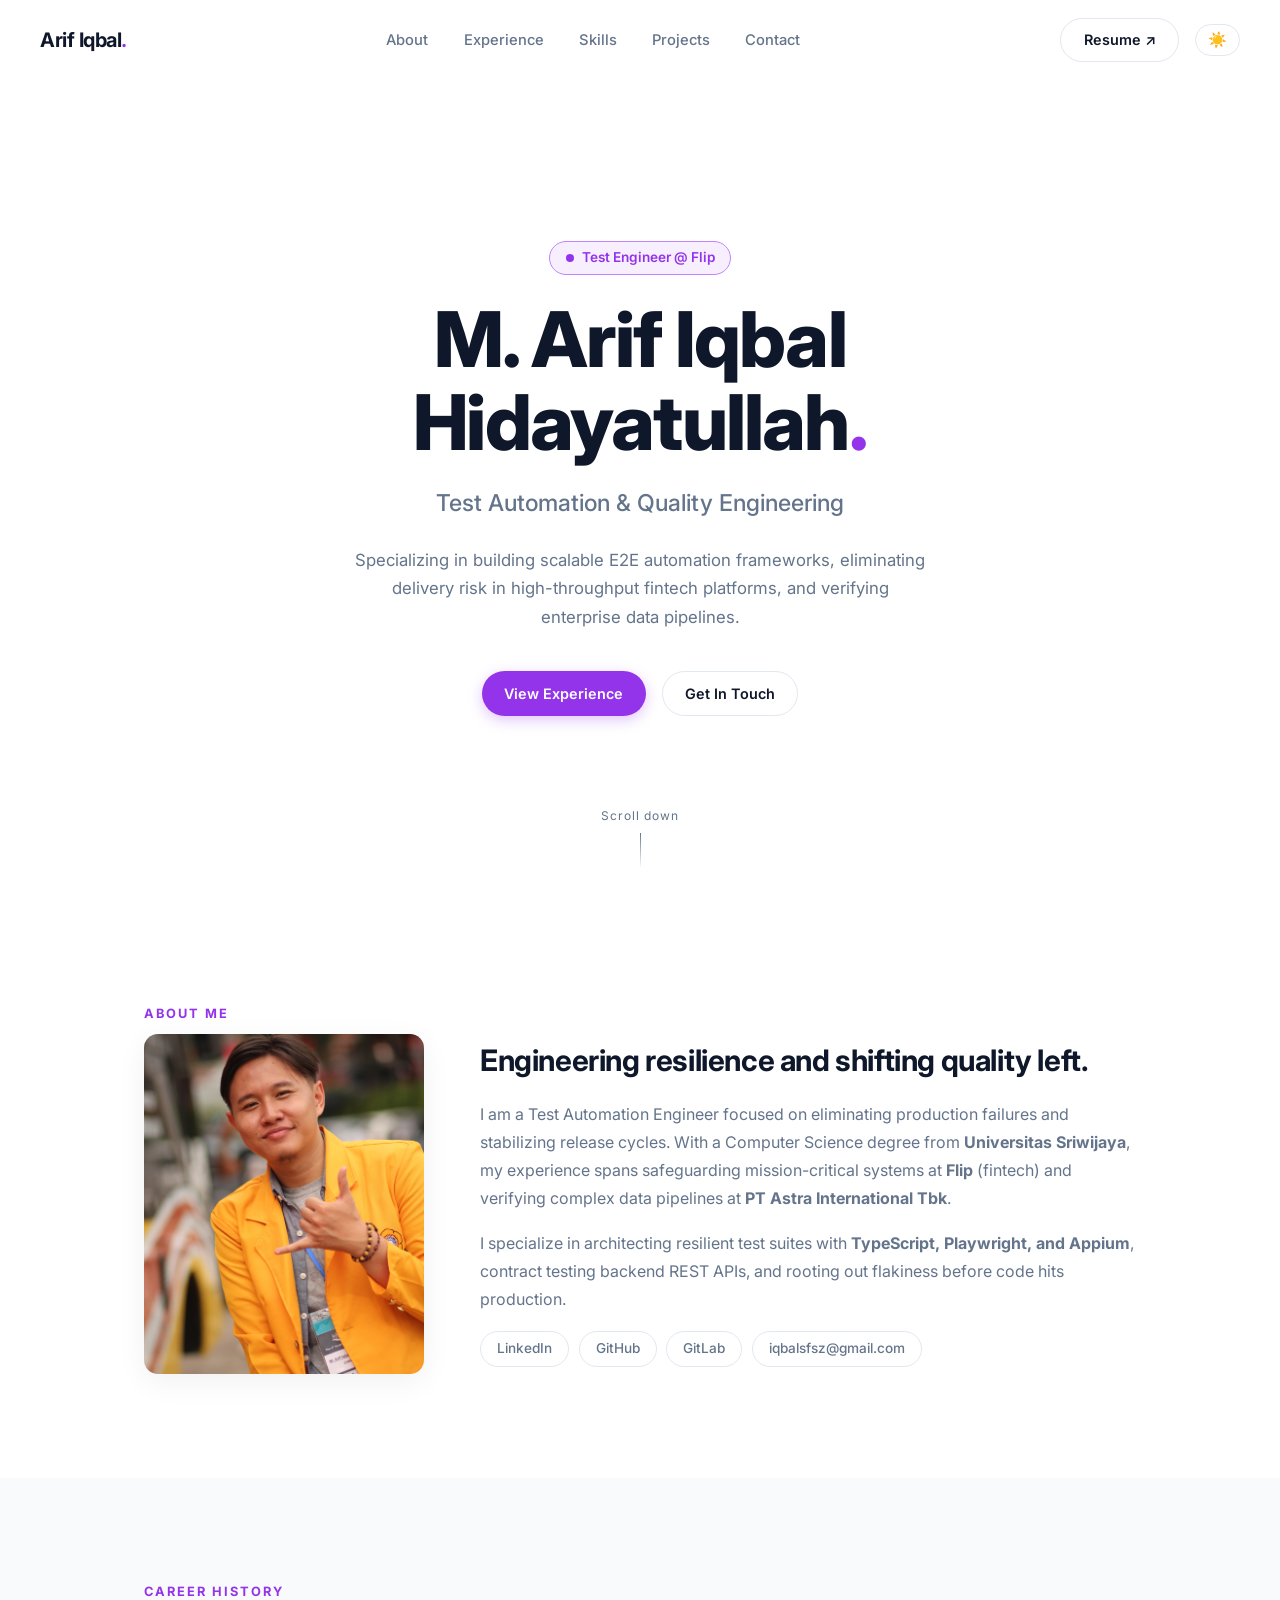
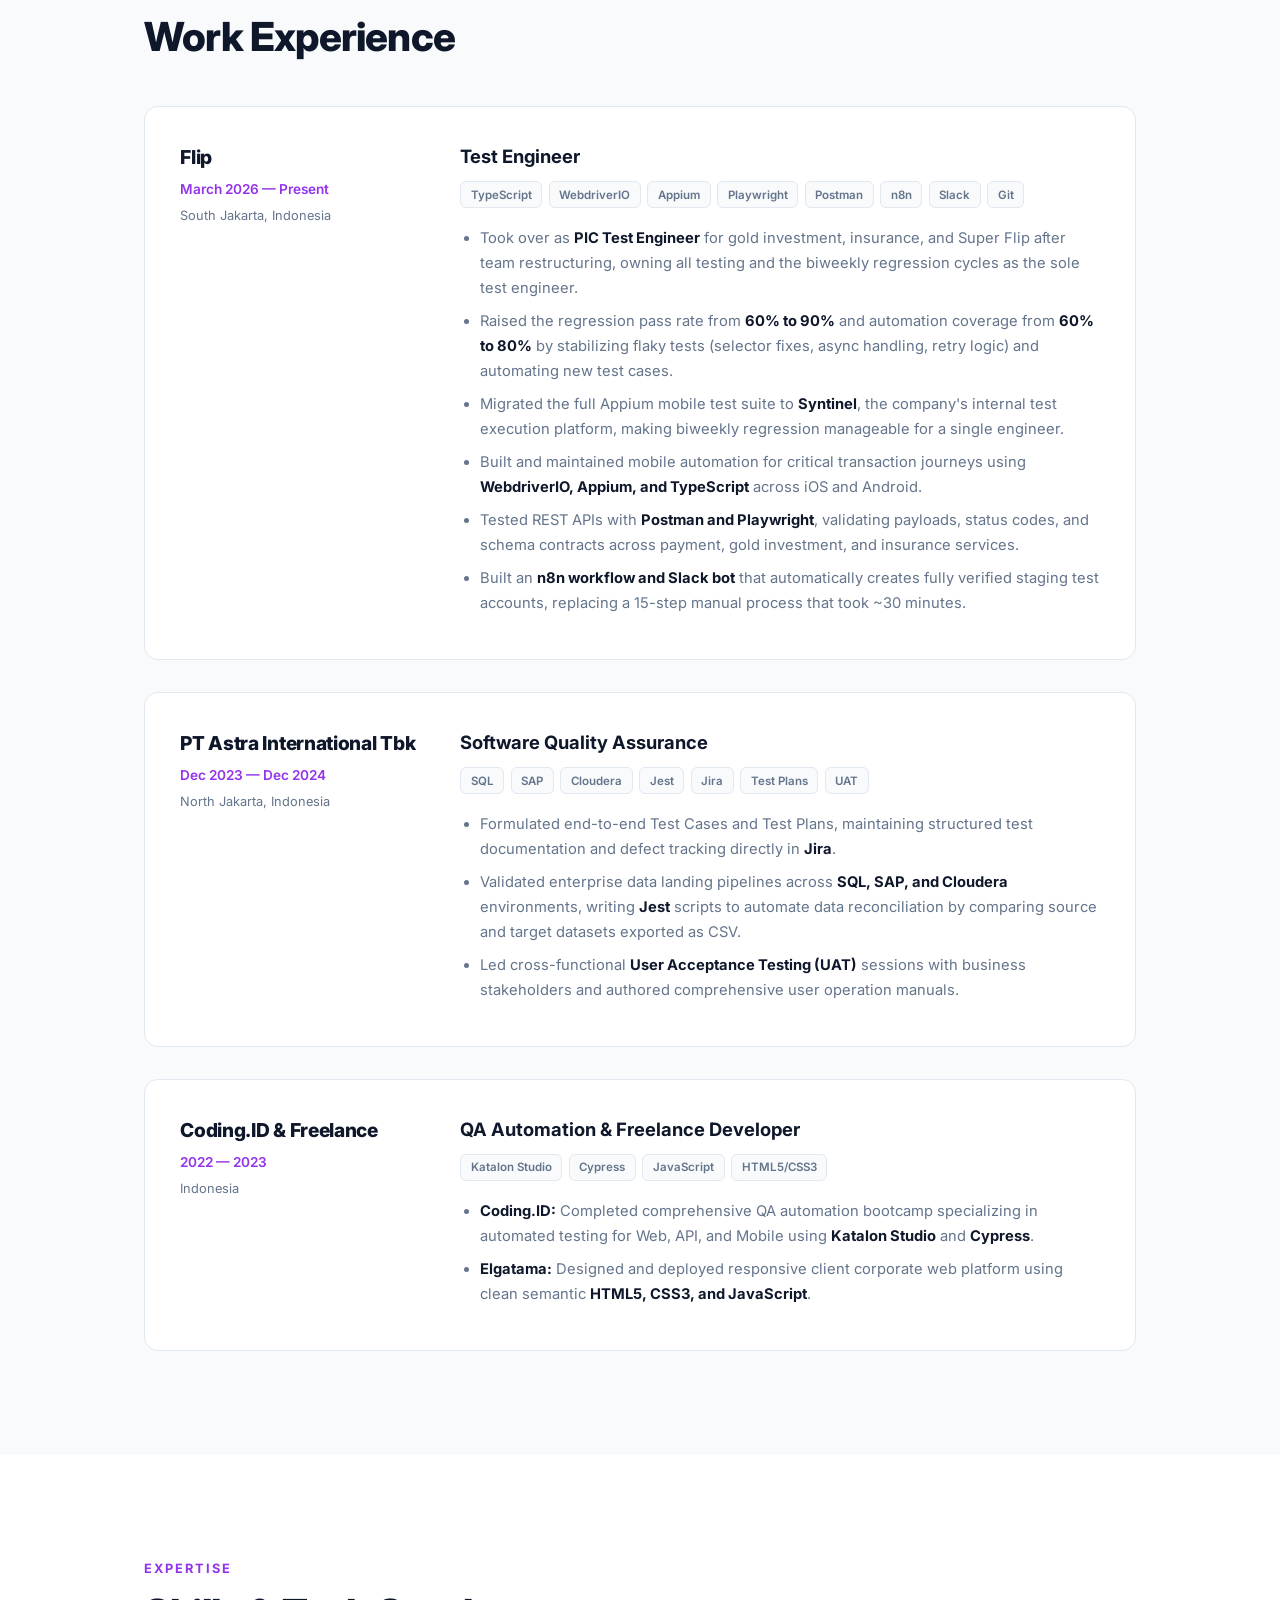
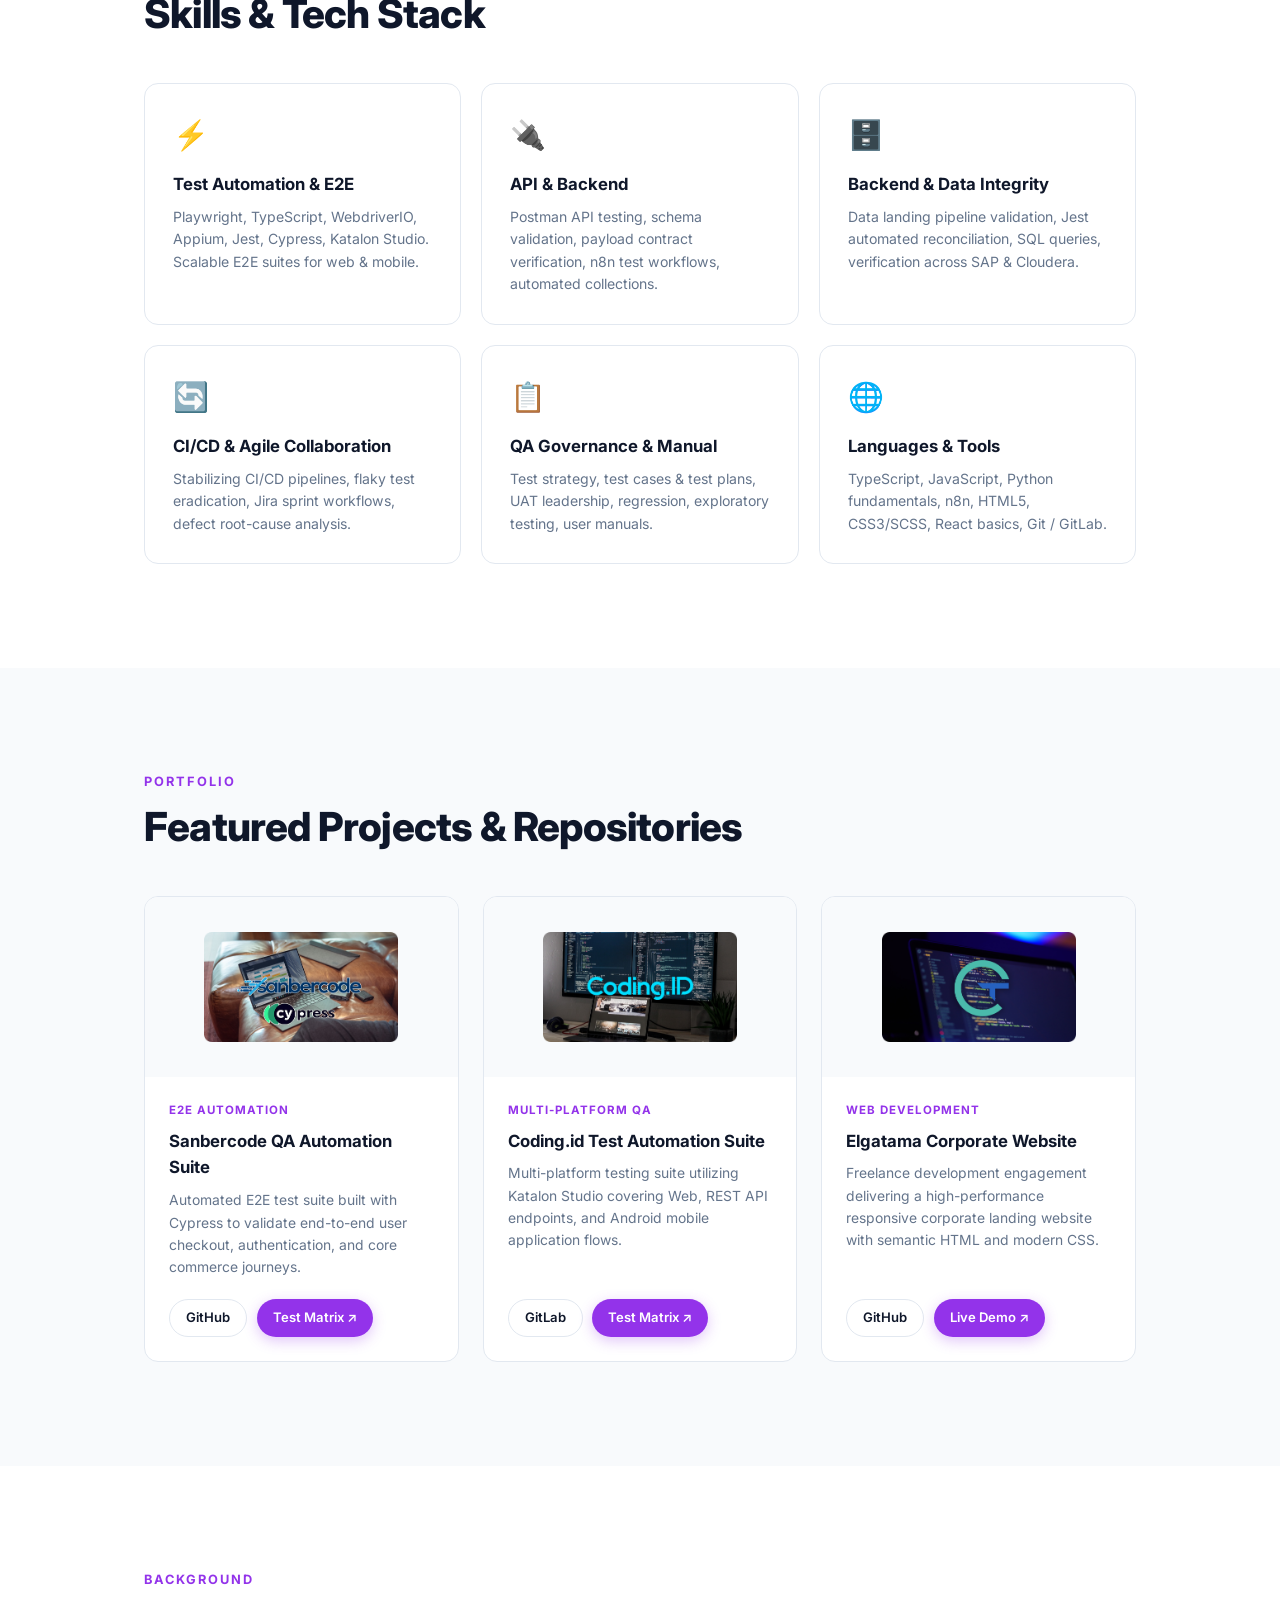
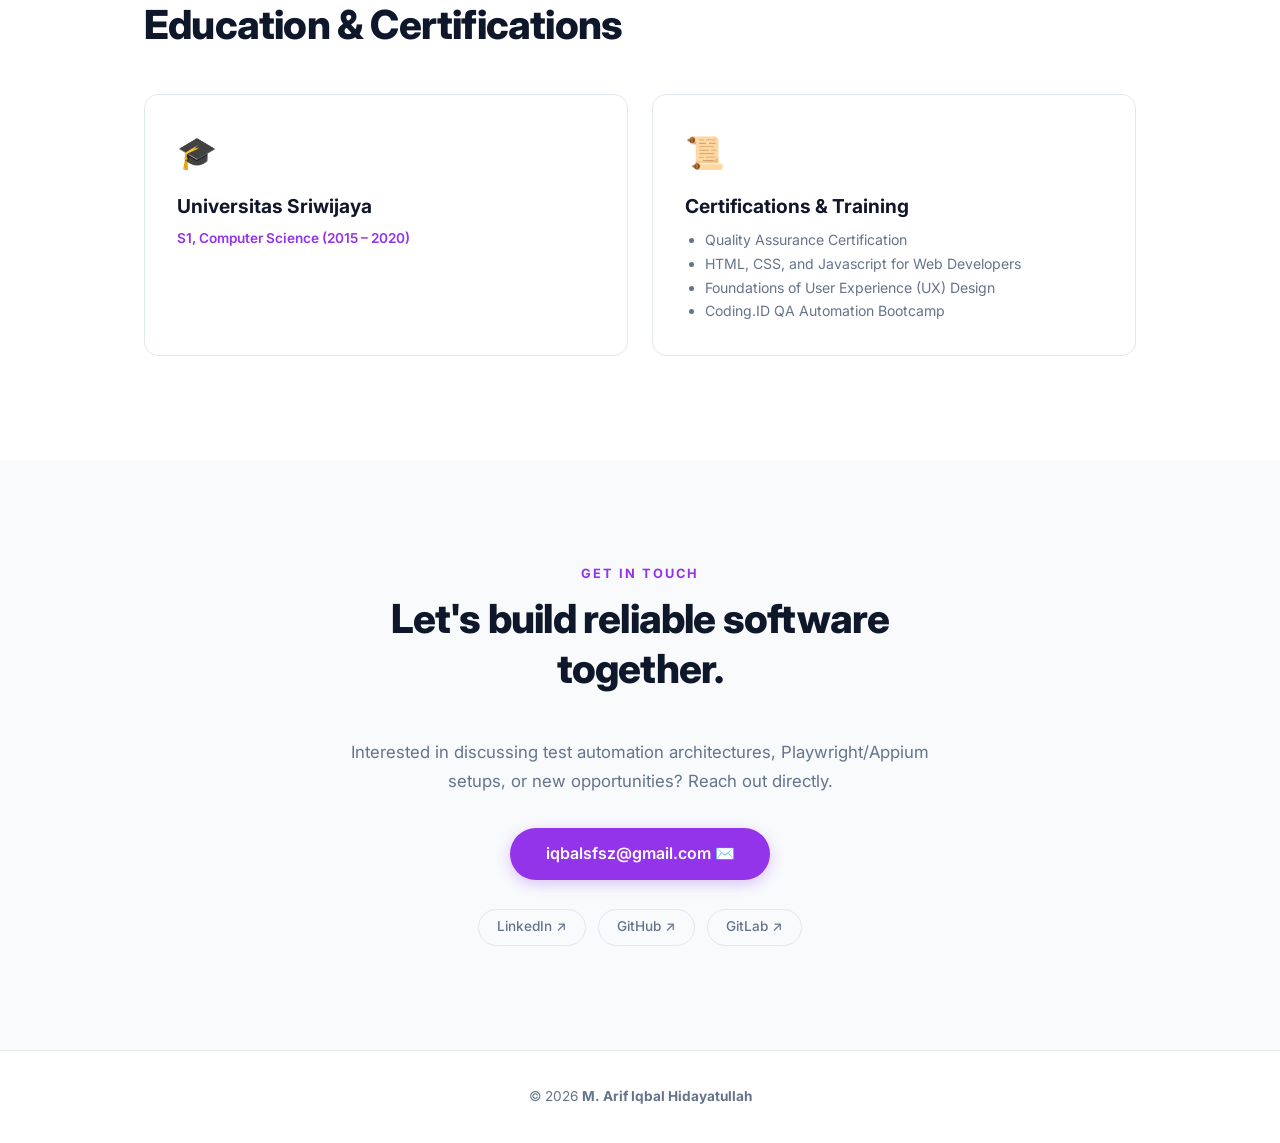
<file: index.html>
<!DOCTYPE html>
<html lang="en" data-theme="light">
<head>
  <meta charset="UTF-8" />
  <meta name="viewport" content="width=device-width, initial-scale=1.0" />
  <title>M. Arif Iqbal Hidayatullah — Test Engineer & QA Automation</title>
  <link rel="preconnect" href="https://fonts.googleapis.com" />
  <link rel="preconnect" href="https://fonts.gstatic.com" crossorigin />
  <link href="https://fonts.googleapis.com/css2?family=Inter:wght@300;400;500;600;700;800&display=swap" rel="stylesheet" />
  <link rel="stylesheet" href="css/style.css" />
  <!-- Favicon -->
  <link rel="icon" type="image/svg+xml" href="favicon.svg" />
  <link rel="icon" type="image/png" sizes="32x32" href="favicon-32x32.png" />
  <link rel="icon" type="image/png" sizes="16x16" href="favicon-16x16.png" />
  <link rel="apple-touch-icon" sizes="180x180" href="apple-touch-icon.png" />
  <link rel="shortcut icon" href="favicon.ico" />
</head>
<body>

  <!-- ─── NAVBAR ─────────────────────────────────────────────────── -->
  <nav class="navbar" id="navbar">
    <a class="logo" href="#hero">Arif Iqbal<span>.</span></a>
    <ul class="nav-links">
      <li><a href="#about">About</a></li>
      <li><a href="#experience">Experience</a></li>
      <li><a href="#skills">Skills</a></li>
      <li><a href="#projects">Projects</a></li>
      <li><a href="#contact">Contact</a></li>
    </ul>
    <div class="nav-right">
      <a class="btn btn-outline" href="resume/CV_MArifIqbalHidayatullah.pdf" target="_blank">Resume ↗</a>
      <button class="theme-toggle" id="themeToggle" aria-label="Toggle theme">
        <span class="icon-sun">☀️</span>
        <span class="icon-moon">🌙</span>
      </button>
      <button class="hamburger" id="hamburger" aria-label="Open menu">
        <span></span><span></span><span></span>
      </button>
    </div>
  </nav>

  <!-- Mobile Menu -->
  <div class="mobile-menu" id="mobileMenu">
    <ul>
      <li><a href="#about" class="mobile-link">About</a></li>
      <li><a href="#experience" class="mobile-link">Experience</a></li>
      <li><a href="#skills" class="mobile-link">Skills</a></li>
      <li><a href="#projects" class="mobile-link">Projects</a></li>
      <li><a href="#contact" class="mobile-link">Contact</a></li>
      <li><a href="resume/CV_MArifIqbalHidayatullah.pdf" target="_blank" class="mobile-link">Resume ↗</a></li>
    </ul>
  </div>

  <!-- ─── HERO ──────────────────────────────────────────────────── -->
  <section class="hero" id="hero">
    <div class="hero-content reveal">
      <div class="hero-status-pill">
        <span class="pulse-dot"></span> Test Engineer @ Flip
      </div>
      <h1 class="hero-name">M. Arif Iqbal<br class="hero-break">Hidayatullah<span class="dot">.</span></h1>
      <h2 class="hero-role">Test Automation &amp; Quality Engineering</h2>
      <p class="hero-desc">
        Specializing in building scalable E2E automation frameworks, eliminating delivery risk in high-throughput fintech platforms, and verifying enterprise data pipelines.
      </p>
      <div class="hero-cta">
        <a class="btn btn-primary" href="#experience">View Experience</a>
        <a class="btn btn-outline" href="#contact">Get In Touch</a>
      </div>
    </div>
    <div class="hero-scroll-hint">
      <span>Scroll down</span>
      <div class="scroll-line"></div>
    </div>
  </section>

  <!-- ─── ABOUT ─────────────────────────────────────────────────── -->
  <section class="section" id="about">
    <div class="container">
      <p class="section-label reveal">About Me</p>
      <div class="about-grid">
        <div class="about-photo reveal">
          <img src="images/arifiqbal.JPG" alt="M. Arif Iqbal Hidayatullah" />
        </div>
        <div class="about-text reveal">
          <h2>Engineering resilience and shifting quality left.</h2>
          <p>
            I am a Test Automation Engineer focused on eliminating production failures and stabilizing release cycles. With a Computer Science degree from <strong>Universitas Sriwijaya</strong>, my experience spans safeguarding mission-critical systems at <strong>Flip</strong> (fintech) and verifying complex data pipelines at <strong>PT Astra International Tbk</strong>.
          </p>
          <p>
            I specialize in architecting resilient test suites with <strong>TypeScript, Playwright, and Appium</strong>, contract testing backend REST APIs, and rooting out flakiness before code hits production.
          </p>
          <div class="about-links">
            <a href="https://www.linkedin.com/in/iqbaalmuhmd" target="_blank" class="link-pill">LinkedIn</a>
            <a href="https://github.com/iqbalsz" target="_blank" class="link-pill">GitHub</a>
            <a href="https://gitlab.com/iqbalsfsz" target="_blank" class="link-pill">GitLab</a>
            <a href="mailto:iqbalsfsz@gmail.com" class="link-pill">iqbalsfsz@gmail.com</a>
          </div>
        </div>
      </div>
    </div>
  </section>

  <!-- ─── EXPERIENCE ────────────────────────────────────────────── -->
  <section class="section section-alt" id="experience">
    <div class="container">
      <p class="section-label reveal">Career History</p>
      <h2 class="section-title reveal">Work Experience</h2>

      <div class="timeline">
        <!-- Item 1: Flip -->
        <div class="timeline-item reveal">
          <div class="timeline-meta">
            <span class="timeline-company">Flip</span>
            <span class="timeline-period">March 2026 — Present</span>
            <span class="timeline-location">South Jakarta, Indonesia</span>
          </div>
          <div class="timeline-content">
            <h3 class="timeline-role">Test Engineer</h3>
            <p class="timeline-tags">
              <span>TypeScript</span>
              <span>WebdriverIO</span>
              <span>Appium</span>
              <span>Playwright</span>
              <span>Postman</span>
              <span>n8n</span>
              <span>Slack</span>
              <span>Git</span>
            </p>
            <ul class="timeline-bullets">
              <li>Took over as <strong>PIC Test Engineer</strong> for gold investment, insurance, and Super Flip after team restructuring, owning all testing and the biweekly regression cycles as the sole test engineer.</li>
              <li>Raised the regression pass rate from <strong>60% to 90%</strong> and automation coverage from <strong>60% to 80%</strong> by stabilizing flaky tests (selector fixes, async handling, retry logic) and automating new test cases.</li>
              <li>Migrated the full Appium mobile test suite to <strong>Syntinel</strong>, the company's internal test execution platform, making biweekly regression manageable for a single engineer.</li>
              <li>Built and maintained mobile automation for critical transaction journeys using <strong>WebdriverIO, Appium, and TypeScript</strong> across iOS and Android.</li>
              <li>Tested REST APIs with <strong>Postman and Playwright</strong>, validating payloads, status codes, and schema contracts across payment, gold investment, and insurance services.</li>
              <li>Built an <strong>n8n workflow and Slack bot</strong> that automatically creates fully verified staging test accounts, replacing a 15-step manual process that took ~30 minutes.</li>
            </ul>
          </div>
        </div>

        <!-- Item 2: Astra -->
        <div class="timeline-item reveal">
          <div class="timeline-meta">
            <span class="timeline-company">PT Astra International Tbk</span>
            <span class="timeline-period">Dec 2023 — Dec 2024</span>
            <span class="timeline-location">North Jakarta, Indonesia</span>
          </div>
          <div class="timeline-content">
            <h3 class="timeline-role">Software Quality Assurance</h3>
            <p class="timeline-tags">
              <span>SQL</span>
              <span>SAP</span>
              <span>Cloudera</span>
              <span>Jest</span>
              <span>Jira</span>
              <span>Test Plans</span>
              <span>UAT</span>
            </p>
            <ul class="timeline-bullets">
              <li>Formulated end-to-end Test Cases and Test Plans, maintaining structured test documentation and defect tracking directly in <strong>Jira</strong>.</li>
              <li>Validated enterprise data landing pipelines across <strong>SQL, SAP, and Cloudera</strong> environments, writing <strong>Jest</strong> scripts to automate data reconciliation by comparing source and target datasets exported as CSV.</li>
              <li>Led cross-functional <strong>User Acceptance Testing (UAT)</strong> sessions with business stakeholders and authored comprehensive user operation manuals.</li>
            </ul>
          </div>
        </div>

        <!-- Item 3: Elgatama & Coding.ID -->
        <div class="timeline-item reveal">
          <div class="timeline-meta">
            <span class="timeline-company">Coding.ID &amp; Freelance</span>
            <span class="timeline-period">2022 — 2023</span>
            <span class="timeline-location">Indonesia</span>
          </div>
          <div class="timeline-content">
            <h3 class="timeline-role">QA Automation &amp; Freelance Developer</h3>
            <p class="timeline-tags">
              <span>Katalon Studio</span>
              <span>Cypress</span>
              <span>JavaScript</span>
              <span>HTML5/CSS3</span>
            </p>
            <ul class="timeline-bullets">
              <li><strong>Coding.ID:</strong> Completed comprehensive QA automation bootcamp specializing in automated testing for Web, API, and Mobile using <strong>Katalon Studio</strong> and <strong>Cypress</strong>.</li>
              <li><strong>Elgatama:</strong> Designed and deployed responsive client corporate web platform using clean semantic <strong>HTML5, CSS3, and JavaScript</strong>.</li>
            </ul>
          </div>
        </div>
      </div>

    </div>
  </section>

  <!-- ─── SKILLS ────────────────────────────────────────────────── -->
  <section class="section" id="skills">
    <div class="container">
      <p class="section-label reveal">Expertise</p>
      <h2 class="section-title reveal">Skills &amp; Tech Stack</h2>
      <div class="skills-grid reveal">

        <div class="skill-card">
          <div class="skill-icon">⚡</div>
          <h3>Test Automation &amp; E2E</h3>
          <p>Playwright, TypeScript, WebdriverIO, Appium, Jest, Cypress, Katalon Studio. Scalable E2E suites for web &amp; mobile.</p>
        </div>

        <div class="skill-card">
          <div class="skill-icon">🔌</div>
          <h3>API &amp; Backend</h3>
          <p>Postman API testing, schema validation, payload contract verification, n8n test workflows, automated collections.</p>
        </div>

        <div class="skill-card">
          <div class="skill-icon">🗄️</div>
          <h3>Backend &amp; Data Integrity</h3>
          <p>Data landing pipeline validation, Jest automated reconciliation, SQL queries, verification across SAP &amp; Cloudera.</p>
        </div>

        <div class="skill-card">
          <div class="skill-icon">🔄</div>
          <h3>CI/CD &amp; Agile Collaboration</h3>
          <p>Stabilizing CI/CD pipelines, flaky test eradication, Jira sprint workflows, defect root-cause analysis.</p>
        </div>

        <div class="skill-card">
          <div class="skill-icon">📋</div>
          <h3>QA Governance &amp; Manual</h3>
          <p>Test strategy, test cases &amp; test plans, UAT leadership, regression, exploratory testing, user manuals.</p>
        </div>

        <div class="skill-card">
          <div class="skill-icon">🌐</div>
          <h3>Languages &amp; Tools</h3>
          <p>TypeScript, JavaScript, Python fundamentals, n8n, HTML5, CSS3/SCSS, React basics, Git / GitLab.</p>
        </div>

      </div>
    </div>
  </section>

  <!-- ─── PROJECTS ──────────────────────────────────────────────── -->
  <section class="section section-alt" id="projects">
    <div class="container">
      <p class="section-label reveal">Portfolio</p>
      <h2 class="section-title reveal">Featured Projects &amp; Repositories</h2>
      <div class="projects-grid">

        <!-- Project 1 -->
        <div class="project-card reveal">
          <div class="project-img-wrap">
            <img src="images/SanberCode.png" alt="Sanbercode QA Automation" class="project-img" />
          </div>
          <div class="project-info">
            <span class="project-tag">E2E Automation</span>
            <h3>Sanbercode QA Automation Suite</h3>
            <p>Automated E2E test suite built with Cypress to validate end-to-end user checkout, authentication, and core commerce journeys.</p>
            <div class="project-links">
              <a href="https://github.com/iqbalsz/SanbercodeQA-Kelompok2" target="_blank" class="btn btn-sm btn-outline">GitHub</a>
              <a href="https://docs.google.com/spreadsheets/d/1Zxp_s0xkboxVNwVgEAPOHJn9BYq60E4J3Qf45Dl9nuA/edit#gid=0" target="_blank" class="btn btn-sm btn-primary">Test Matrix ↗</a>
            </div>
          </div>
        </div>

        <!-- Project 2 -->
        <div class="project-card reveal">
          <div class="project-img-wrap">
            <img src="images/project3.png" alt="Coding.id Automation Suite" class="project-img" />
          </div>
          <div class="project-info">
            <span class="project-tag">Multi-Platform QA</span>
            <h3>Coding.id Test Automation Suite</h3>
            <p>Multi-platform testing suite utilizing Katalon Studio covering Web, REST API endpoints, and Android mobile application flows.</p>
            <div class="project-links">
              <a href="https://gitlab.com/iqbalsfsz/team4qa" target="_blank" class="btn btn-sm btn-outline">GitLab</a>
              <a href="https://docs.google.com/spreadsheets/d/12G87X_GN-QVxhkHAI_CF2faiPX8tTCuk14ur5cNZslk/edit?usp=sharing" target="_blank" class="btn btn-sm btn-primary">Test Matrix ↗</a>
            </div>
          </div>
        </div>

        <!-- Project 3 -->
        <div class="project-card reveal">
          <div class="project-img-wrap">
            <img src="images/elgatamaLogo.png" alt="Elgatama Web Project" class="project-img" />
          </div>
          <div class="project-info">
            <span class="project-tag">Web Development</span>
            <h3>Elgatama Corporate Website</h3>
            <p>Freelance development engagement delivering a high-performance responsive corporate landing website with semantic HTML and modern CSS.</p>
            <div class="project-links">
              <a href="https://github.com/iqbalsz/Elga-project" target="_blank" class="btn btn-sm btn-outline">GitHub</a>
              <a href="https://iqbalsz.github.io/Elga-project/index.html" target="_blank" class="btn btn-sm btn-primary">Live Demo ↗</a>
            </div>
          </div>
        </div>

      </div>
    </div>
  </section>

  <!-- ─── EDUCATION & CERTIFICATIONS ────────────────────────────── -->
  <section class="section" id="education">
    <div class="container reveal">
      <p class="section-label">Background</p>
      <h2 class="section-title">Education &amp; Certifications</h2>
      <div class="edu-grid">
        <div class="edu-card">
          <div class="edu-icon">🎓</div>
          <h3>Universitas Sriwijaya</h3>
          <p class="edu-degree">S1, Computer Science (2015 – 2020)</p>
        </div>
        <div class="edu-card">
          <div class="edu-icon">📜</div>
          <h3>Certifications &amp; Training</h3>
          <ul class="cert-list">
            <li>Quality Assurance Certification</li>
            <li>HTML, CSS, and Javascript for Web Developers</li>
            <li>Foundations of User Experience (UX) Design</li>
            <li>Coding.ID QA Automation Bootcamp</li>
          </ul>
        </div>
      </div>
    </div>
  </section>

  <!-- ─── CONTACT ───────────────────────────────────────────────── -->
  <section class="section section-alt" id="contact">
    <div class="container contact-container reveal">
      <p class="section-label">Get In Touch</p>
      <h2 class="section-title">Let's build reliable software together.</h2>
      <p class="contact-desc">
        Interested in discussing test automation architectures, Playwright/Appium setups, or new opportunities? Reach out directly.
      </p>
      <div class="contact-actions">
        <a href="mailto:iqbalsfsz@gmail.com" class="btn btn-primary btn-lg">iqbalsfsz@gmail.com ✉️</a>
      </div>
      <div class="social-links">
        <a href="https://www.linkedin.com/in/iqbaalmuhmd" target="_blank" class="social-pill">LinkedIn ↗</a>
        <a href="https://github.com/iqbalsz" target="_blank" class="social-pill">GitHub ↗</a>
        <a href="https://gitlab.com/iqbalsfsz" target="_blank" class="social-pill">GitLab ↗</a>
      </div>
    </div>
  </section>

  <!-- ─── FOOTER ────────────────────────────────────────────────── -->
  <footer class="footer">
    <p>© 2026 <strong>M. Arif Iqbal Hidayatullah</strong></p>
  </footer>

  <script src="js/main.js"></script>
</body>
</html>
</file>
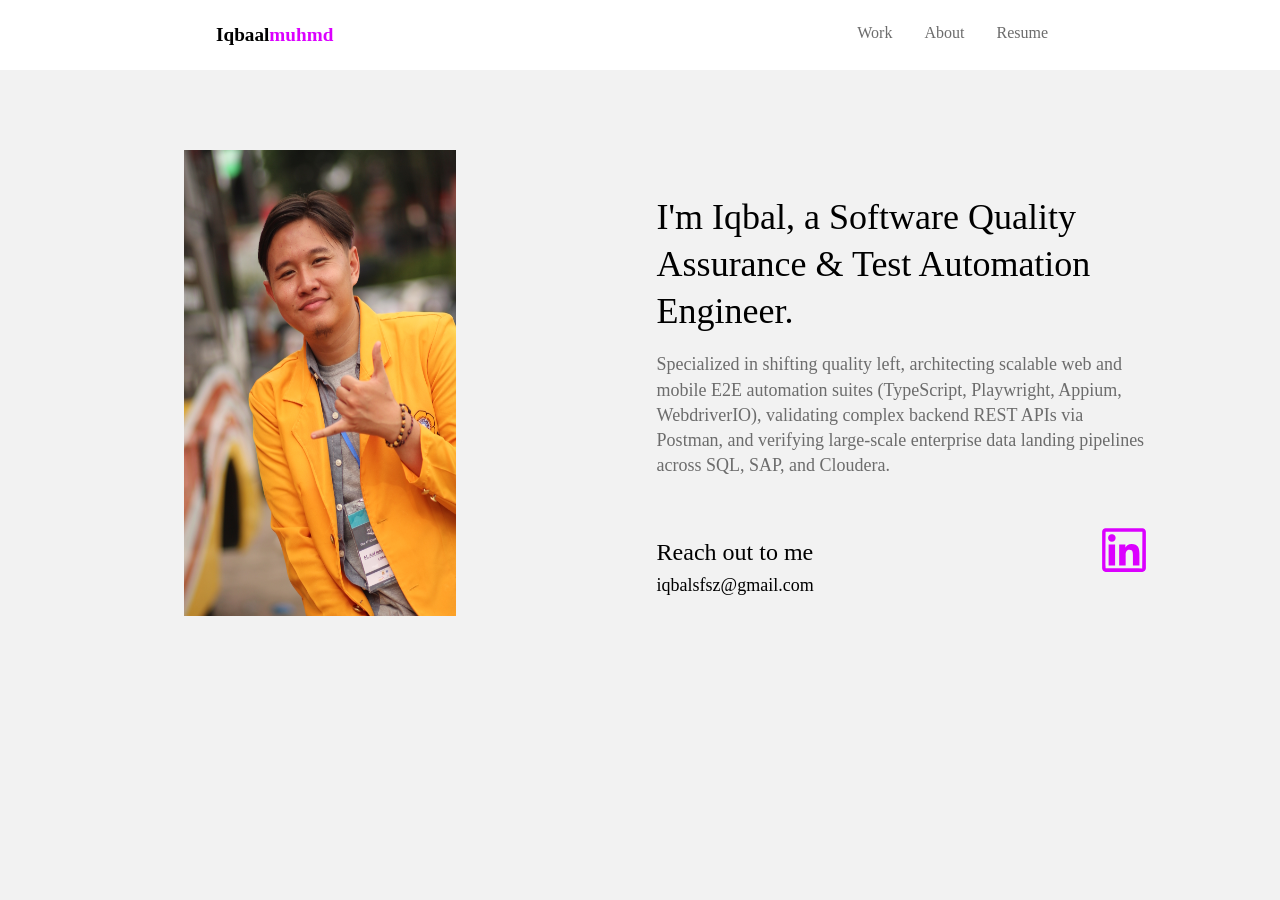
<file: about.html>
<!DOCTYPE html>
<html lang="en">
<head>
    <meta charset="UTF-8">
    <meta http-equiv="X-UA-Compatible" content="IE=edge">
    <meta name="viewport" content="width=device-width, initial-scale=1.0">
    <title>Work</title>
    <link rel="stylesheet" href="css/main.css">
    <!-- Favicon -->
    <link rel="icon" type="image/svg+xml" href="favicon.svg">
    <link rel="icon" type="image/png" sizes="32x32" href="favicon-32x32.png">
    <link rel="icon" type="image/png" sizes="16x16" href="favicon-16x16.png">
    <link rel="apple-touch-icon" sizes="180x180" href="apple-touch-icon.png">
    <link rel="shortcut icon" href="favicon.ico">
</head>
<body>
    <div class="navbar">
        <header>
            <a class="logo" href="index.html">Iqbaal<span>muhmd</span></a>
            <nav>
                <ul>
                    <li><a href="index.html">Work</a></li>
                    <li><a href="about.html">About</a></li>
                    <li><a href="resume/CV_MArifIqbalHidayatullah.pdf" target="_blank">Resume</a></li>
                </ul>
            </nav>
        </header>
    </div>

    <div class="hero">
        <div class="content-ab">
            <div class="left-col-ab">
                <img src="./images/arifiqbal.JPG" style="width:50%;height:100%;" alt="Arif Iqbal">
            </div>
            <div class="right-col-ab">
                <p class="title">
                    I'm Iqbal, a Software Quality Assurance &amp; Test Automation Engineer.
                </p>
                <p class="desc">
                    Specialized in shifting quality left, architecting scalable web and mobile E2E automation suites (TypeScript, Playwright, Appium, WebdriverIO), validating complex backend REST APIs via Postman, and verifying large-scale enterprise data landing pipelines across SQL, SAP, and Cloudera.
                    <br><br> 
                </p>
                <div class="contact-me">
                    <div class="text">
                        <p>Reach out to me</p>
                        <p class="desc">iqbalsfsz@gmail.com</p>
                        <!-- <a href="https://github.com/iqbalsz">Github</a>
                        <a href="https://gitlab.com/iqbalsfsz">Gitlab</a> -->
                    </div>
                    <ul>
                        <!-- <li><a href="instagram.com/iqbaalmuhmd" target="_blank"><img src="/images/instagram.svg" alt=""></a></li> -->
                        <li><a href="https://www.linkedin.com/in/iqbaalmuhmd/" target="_blank"><img src="/images/linkedin.svg" alt=""></a></li>
                    </ul>
                    
                    
                </div>
            </div>
        </div>
    </div>

    
    
</body>
</html>
</file>
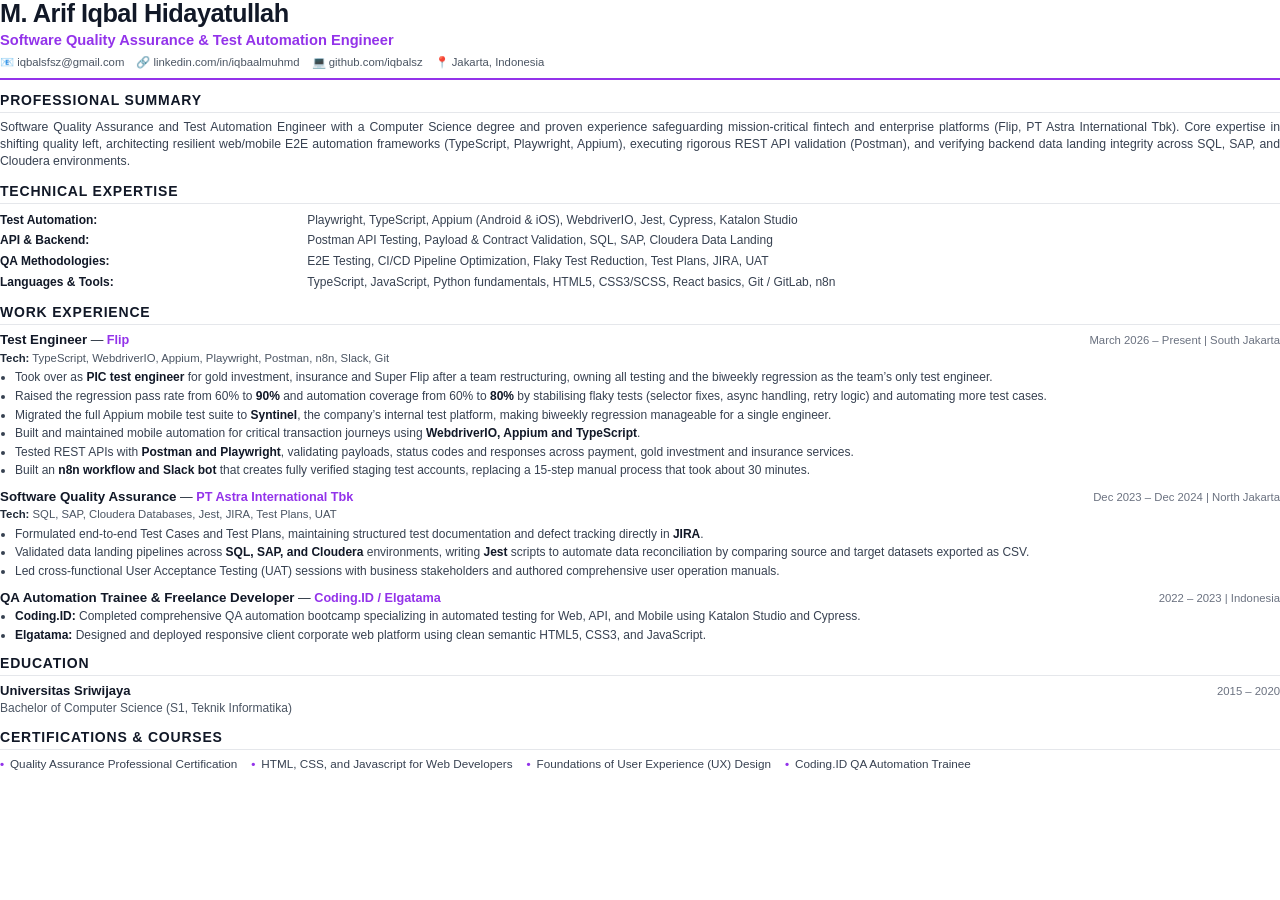
<file: resume/resume_template.html>
<!DOCTYPE html>
<html lang="en">
<head>
  <meta charset="UTF-8" />
  <title>M. Arif Iqbal Hidayatullah - Resume</title>
  <style>
    @page {
      size: A4;
      margin: 12mm 15mm 12mm 15mm;
    }
    *, *::before, *::after {
      box-sizing: border-box;
      margin: 0;
      padding: 0;
    }
    body {
      font-family: -apple-system, BlinkMacSystemFont, "Segoe UI", Roboto, Helvetica, Arial, sans-serif;
      color: #1f2937;
      background: #ffffff;
      line-height: 1.38;
      font-size: 9.5pt;
    }
    a {
      color: #1f2937;
      text-decoration: none;
    }
    .header {
      border-bottom: 2px solid #9333ea;
      padding-bottom: 7px;
      margin-bottom: 11px;
    }
    .name {
      font-size: 19pt;
      font-weight: 800;
      color: #111827;
      letter-spacing: -0.5px;
      line-height: 1.1;
    }
    .role {
      font-size: 11pt;
      font-weight: 600;
      color: #9333ea;
      margin-top: 2px;
      margin-bottom: 5px;
    }
    .contact-row {
      display: flex;
      flex-wrap: wrap;
      gap: 12px;
      font-size: 8.5pt;
      color: #4b5563;
    }
    .contact-item {
      display: inline-flex;
      align-items: center;
      gap: 3px;
    }
    .section {
      margin-bottom: 11px;
    }
    .section-title {
      font-size: 10.5pt;
      font-weight: 700;
      text-transform: uppercase;
      letter-spacing: 0.8px;
      color: #111827;
      border-bottom: 1px solid #e5e7eb;
      padding-bottom: 2px;
      margin-bottom: 6px;
      display: flex;
      justify-content: space-between;
      align-items: baseline;
    }
    .summary-text {
      color: #374151;
      font-size: 9.2pt;
      line-height: 1.4;
      text-align: justify;
    }
    .job {
      margin-bottom: 9px;
    }
    .job:last-child {
      margin-bottom: 0;
    }
    .job-header {
      display: flex;
      justify-content: space-between;
      align-items: baseline;
      margin-bottom: 1px;
    }
    .job-title {
      font-size: 10pt;
      font-weight: 700;
      color: #111827;
    }
    .job-company {
      font-weight: 600;
      color: #9333ea;
    }
    .job-meta {
      font-size: 8.5pt;
      color: #6b7280;
      font-weight: 500;
      text-align: right;
    }
    .tech-stack {
      font-size: 8.5pt;
      color: #4b5563;
      margin-bottom: 3px;
      font-weight: 500;
    }
    .tech-stack strong {
      color: #1f2937;
    }
    .bullets {
      list-style-type: disc;
      padding-left: 15px;
      color: #374151;
      font-size: 9pt;
      line-height: 1.38;
    }
    .bullets li {
      margin-bottom: 2px;
    }
    .bullets strong {
      color: #111827;
    }
    .skills-table {
      width: 100%;
      border-collapse: collapse;
      font-size: 9pt;
    }
    .skills-table td {
      padding: 2px 0;
      vertical-align: top;
    }
    .skills-label {
      width: 24%;
      font-weight: 700;
      color: #111827;
    }
    .skills-val {
      width: 76%;
      color: #374151;
    }
    .edu-row {
      display: flex;
      justify-content: space-between;
      align-items: baseline;
    }
    .edu-school {
      font-size: 9.8pt;
      font-weight: 700;
      color: #111827;
    }
    .edu-degree {
      font-size: 9pt;
      color: #4b5563;
    }
    .edu-date {
      font-size: 8.5pt;
      color: #6b7280;
      font-weight: 500;
    }
    .certs-row {
      display: flex;
      flex-wrap: wrap;
      gap: 6px 14px;
      font-size: 8.8pt;
      color: #374151;
    }
    .cert-pill {
      position: relative;
      padding-left: 10px;
    }
    .cert-pill::before {
      content: "•";
      position: absolute;
      left: 0;
      color: #9333ea;
      font-weight: bold;
    }
  </style>
</head>
<body>

  <!-- HEADER -->
  <header class="header">
    <h1 class="name">M. Arif Iqbal Hidayatullah</h1>
    <div class="role">Software Quality Assurance &amp; Test Automation Engineer</div>
    <div class="contact-row">
      <span class="contact-item">📧 iqbalsfsz@gmail.com</span>
      <span class="contact-item">🔗 linkedin.com/in/iqbaalmuhmd</span>
      <span class="contact-item">💻 github.com/iqbalsz</span>
      <span class="contact-item">📍 Jakarta, Indonesia</span>
    </div>
  </header>

  <!-- SUMMARY -->
  <section class="section">
    <div class="section-title">Professional Summary</div>
    <p class="summary-text">
      Software Quality Assurance and Test Automation Engineer with a Computer Science degree and proven experience safeguarding mission-critical fintech and enterprise platforms (Flip, PT Astra International Tbk). Core expertise in shifting quality left, architecting resilient web/mobile E2E automation frameworks (TypeScript, Playwright, Appium), executing rigorous REST API validation (Postman), and verifying backend data landing integrity across SQL, SAP, and Cloudera environments.
    </p>
  </section>

  <!-- SKILLS -->
  <section class="section">
    <div class="section-title">Technical Expertise</div>
    <table class="skills-table">
      <tr>
        <td class="skills-label">Test Automation:</td>
        <td class="skills-val">Playwright, TypeScript, Appium (Android &amp; iOS), WebdriverIO, Jest, Cypress, Katalon Studio</td>
      </tr>
      <tr>
        <td class="skills-label">API &amp; Backend:</td>
        <td class="skills-val">Postman API Testing, Payload &amp; Contract Validation, SQL, SAP, Cloudera Data Landing</td>
      </tr>
      <tr>
        <td class="skills-label">QA Methodologies:</td>
        <td class="skills-val">E2E Testing, CI/CD Pipeline Optimization, Flaky Test Reduction, Test Plans, JIRA, UAT</td>
      </tr>
      <tr>
        <td class="skills-label">Languages &amp; Tools:</td>
        <td class="skills-val">TypeScript, JavaScript, Python fundamentals, HTML5, CSS3/SCSS, React basics, Git / GitLab, n8n</td>
      </tr>
    </table>
  </section>

  <!-- EXPERIENCE -->
  <section class="section">
    <div class="section-title">Work Experience</div>

    <!-- Flip -->
    <div class="job">
      <div class="job-header">
        <div>
          <span class="job-title">Test Engineer</span> — <span class="job-company">Flip</span>
        </div>
        <div class="job-meta">March 2026 – Present | South Jakarta</div>
      </div>
      <div class="tech-stack"><strong>Tech:</strong> TypeScript, WebdriverIO, Appium, Playwright, Postman, n8n, Slack, Git</div>
      <ul class="bullets">
        <li>Took over as <strong>PIC test engineer</strong> for gold investment, insurance and Super Flip after a team restructuring, owning all testing and the biweekly regression as the team’s only test engineer.</li>
        <li>Raised the regression pass rate from 60% to <strong>90%</strong> and automation coverage from 60% to <strong>80%</strong> by stabilising flaky tests (selector fixes, async handling, retry logic) and automating more test cases.</li>
        <li>Migrated the full Appium mobile test suite to <strong>Syntinel</strong>, the company’s internal test platform, making biweekly regression manageable for a single engineer.</li>
        <li>Built and maintained mobile automation for critical transaction journeys using <strong>WebdriverIO, Appium and TypeScript</strong>.</li>
        <li>Tested REST APIs with <strong>Postman and Playwright</strong>, validating payloads, status codes and responses across payment, gold investment and insurance services.</li>
        <li>Built an <strong>n8n workflow and Slack bot</strong> that creates fully verified staging test accounts, replacing a 15-step manual process that took about 30 minutes.</li>
      </ul>
    </div>

    <!-- Astra -->
    <div class="job">
      <div class="job-header">
        <div>
          <span class="job-title">Software Quality Assurance</span> — <span class="job-company">PT Astra International Tbk</span>
        </div>
        <div class="job-meta">Dec 2023 – Dec 2024 | North Jakarta</div>
      </div>
      <div class="tech-stack"><strong>Tech:</strong> SQL, SAP, Cloudera Databases, Jest, JIRA, Test Plans, UAT</div>
      <ul class="bullets">
        <li>Formulated end-to-end Test Cases and Test Plans, maintaining structured test documentation and defect tracking directly in <strong>JIRA</strong>.</li>
        <li>Validated data landing pipelines across <strong>SQL, SAP, and Cloudera</strong> environments, writing <strong>Jest</strong> scripts to automate data reconciliation by comparing source and target datasets exported as CSV.</li>
        <li>Led cross-functional User Acceptance Testing (UAT) sessions with business stakeholders and authored comprehensive user operation manuals.</li>
      </ul>
    </div>

    <!-- Coding.ID & Elgatama -->
    <div class="job">
      <div class="job-header">
        <div>
          <span class="job-title">QA Automation Trainee &amp; Freelance Developer</span> — <span class="job-company">Coding.ID / Elgatama</span>
        </div>
        <div class="job-meta">2022 – 2023 | Indonesia</div>
      </div>
      <ul class="bullets">
        <li><strong>Coding.ID:</strong> Completed comprehensive QA automation bootcamp specializing in automated testing for Web, API, and Mobile using Katalon Studio and Cypress.</li>
        <li><strong>Elgatama:</strong> Designed and deployed responsive client corporate web platform using clean semantic HTML5, CSS3, and JavaScript.</li>
      </ul>
    </div>
  </section>

  <!-- EDUCATION -->
  <section class="section">
    <div class="section-title">Education</div>
    <div class="edu-row">
      <div>
        <div class="edu-school">Universitas Sriwijaya</div>
        <div class="edu-degree">Bachelor of Computer Science (S1, Teknik Informatika)</div>
      </div>
      <div class="edu-date">2015 – 2020</div>
    </div>
  </section>

  <!-- CERTIFICATIONS -->
  <section class="section" style="margin-bottom: 0;">
    <div class="section-title">Certifications &amp; Courses</div>
    <div class="certs-row">
      <span class="cert-pill">Quality Assurance Professional Certification</span>
      <span class="cert-pill">HTML, CSS, and Javascript for Web Developers</span>
      <span class="cert-pill">Foundations of User Experience (UX) Design</span>
      <span class="cert-pill">Coding.ID QA Automation Trainee</span>
    </div>
  </section>

</body>
</html>
</file>
<file: css/style.css>
/* ─── CSS VARIABLES / THEMES ─────────────────────────────────────── */
:root {
  --accent:       #9333ea;
  --accent-light: #c084fc;
  --accent-bg:    rgba(147, 51, 234, 0.08);
  --bg:           #ffffff;
  --bg-alt:       #f8fafc;
  --bg-rgb:       255, 255, 255;
  --surface:      #ffffff;
  --border:       #e2e8f0;
  --text:         #0f172a;
  --text-muted:   #64748b;
  --shadow-sm:    0 1px 3px rgba(0,0,0,0.06);
  --shadow:       0 8px 30px rgba(0,0,0,0.06);
  --shadow-hover: 0 16px 40px rgba(147, 51, 234, 0.12);
  --radius:       14px;
  --transition:   0.25s cubic-bezier(0.16, 1, 0.3, 1);
}

[data-theme="dark"] {
  --accent:       #c084fc;
  --accent-light: #e9d5ff;
  --accent-bg:    rgba(192, 132, 252, 0.12);
  --bg:           #0b0f19;
  --bg-alt:       #111827;
  --bg-rgb:       11, 15, 25;
  --surface:      #1a2234;
  --border:       #26334d;
  --text:         #f1f5f9;
  --text-muted:   #94a3b8;
  --shadow-sm:    0 1px 3px rgba(0,0,0,0.4);
  --shadow:       0 8px 30px rgba(0,0,0,0.4);
  --shadow-hover: 0 16px 40px rgba(192, 132, 252, 0.16);
}

/* ─── RESET ───────────────────────────────────────────────────────── */
*, *::before, *::after { box-sizing: border-box; margin: 0; padding: 0; }
html { scroll-behavior: smooth; font-size: 16px; }
body {
  font-family: 'Inter', -apple-system, BlinkMacSystemFont, sans-serif;
  background: var(--bg);
  color: var(--text);
  transition: background var(--transition), color var(--transition);
  line-height: 1.6;
  -webkit-font-smoothing: antialiased;
}
img { max-width: 100%; display: block; }
a { text-decoration: none; color: inherit; }
ul { list-style: none; }

/* ─── CONTAINER ───────────────────────────────────────────────────── */
.container {
  max-width: 1040px;
  margin: 0 auto;
  padding: 0 1.5rem;
}

/* ─── NAVBAR ──────────────────────────────────────────────────────── */
.navbar {
  position: fixed;
  top: 0; left: 0; right: 0;
  z-index: 100;
  display: flex;
  align-items: center;
  justify-content: space-between;
  padding: 1.1rem 2.5rem;
  background: var(--bg);
  backdrop-filter: blur(12px);
  border-bottom: 1px solid transparent;
  transition: border-color var(--transition), background var(--transition), box-shadow var(--transition);
}
.navbar.scrolled {
  border-color: var(--border);
  box-shadow: var(--shadow-sm);
  background: rgba(var(--bg-rgb), 0.88);
}
.logo {
  font-size: 1.25rem;
  font-weight: 700;
  color: var(--text);
  letter-spacing: -0.5px;
}
.logo span { color: var(--accent); }

.nav-links {
  display: flex;
  gap: 2.2rem;
}
.nav-links a {
  font-size: 0.92rem;
  font-weight: 500;
  color: var(--text-muted);
  transition: color var(--transition);
}
.nav-links a:hover { color: var(--accent); }

.nav-right {
  display: flex;
  align-items: center;
  gap: 1rem;
}

/* ─── BUTTONS ─────────────────────────────────────────────────────── */
.btn {
  display: inline-flex;
  align-items: center;
  justify-content: center;
  gap: 0.4rem;
  padding: 0.6rem 1.4rem;
  border-radius: 100px;
  font-size: 0.9rem;
  font-weight: 600;
  cursor: pointer;
  border: none;
  transition: all var(--transition);
}
.btn-primary {
  background: var(--accent);
  color: #fff;
  box-shadow: 0 4px 14px rgba(147, 51, 234, 0.28);
}
.btn-primary:hover {
  filter: brightness(1.1);
  transform: translateY(-2px);
  box-shadow: 0 6px 20px rgba(147, 51, 234, 0.4);
}
.btn-outline {
  background: transparent;
  color: var(--text);
  border: 1.5px solid var(--border);
}
.btn-outline:hover {
  border-color: var(--accent);
  color: var(--accent);
  transform: translateY(-2px);
}
.btn-sm { padding: 0.45rem 1rem; font-size: 0.82rem; }
.btn-lg { padding: 0.85rem 2.2rem; font-size: 1rem; }

/* ─── THEME TOGGLE ────────────────────────────────────────────────── */
.theme-toggle {
  background: none;
  border: 1.5px solid var(--border);
  border-radius: 100px;
  padding: 0.45rem 0.75rem;
  cursor: pointer;
  font-size: 0.95rem;
  line-height: 1;
  transition: border-color var(--transition);
}
.theme-toggle:hover { border-color: var(--accent); }
[data-theme="light"] .icon-moon { display: none; }
[data-theme="dark"]  .icon-sun  { display: none; }

/* ─── HAMBURGER & MOBILE MENU ─────────────────────────────────────── */
.hamburger {
  display: none;
  flex-direction: column;
  justify-content: center;
  align-items: center;
  gap: 5px;
  background: none;
  border: none;
  cursor: pointer;
  padding: 6px;
  z-index: 101;
}
.hamburger span {
  display: block;
  width: 22px;
  height: 2px;
  background: var(--text);
  border-radius: 2px;
  transition: transform var(--transition), opacity var(--transition), background var(--transition);
}
.hamburger.open span:nth-child(1) {
  transform: translateY(7px) rotate(45deg);
}
.hamburger.open span:nth-child(2) {
  opacity: 0;
}
.hamburger.open span:nth-child(3) {
  transform: translateY(-7px) rotate(-45deg);
}
.mobile-menu {
  display: none;
  position: fixed;
  inset: 0;
  z-index: 99;
  background: var(--bg);
  padding: 6.5rem 2rem 2rem;
  backdrop-filter: blur(16px);
}
.mobile-menu.open { display: flex; flex-direction: column; }
.mobile-menu ul { display: flex; flex-direction: column; gap: 1.5rem; }
.mobile-menu a {
  font-size: 1.35rem;
  font-weight: 600;
  color: var(--text);
  transition: color var(--transition);
}
.mobile-menu a:hover {
  color: var(--accent);
}

/* ─── SECTION BASE ────────────────────────────────────────────────── */
.section { padding: 6.5rem 0; }
.section-alt { background: var(--bg-alt); }
.section-label {
  font-size: 0.8rem;
  font-weight: 700;
  text-transform: uppercase;
  letter-spacing: 2px;
  color: var(--accent);
  margin-bottom: 0.6rem;
}
.section-title {
  font-size: clamp(1.8rem, 3.5vw, 2.5rem);
  font-weight: 800;
  letter-spacing: -0.8px;
  line-height: 1.25;
  margin-bottom: 2.75rem;
  color: var(--text);
}

/* ─── HERO ────────────────────────────────────────────────────────── */
.hero {
  min-height: 100vh;
  display: flex;
  flex-direction: column;
  align-items: center;
  justify-content: center;
  text-align: center;
  padding: 7.5rem 1.5rem 4rem;
  position: relative;
}
.hero-status-pill {
  display: inline-flex;
  align-items: center;
  gap: 0.5rem;
  font-size: 0.85rem;
  font-weight: 600;
  padding: 0.35rem 0.95rem;
  border-radius: 100px;
  background: var(--accent-bg);
  color: var(--accent);
  border: 1px solid var(--accent-light);
  margin-bottom: 1.5rem;
}
.pulse-dot {
  width: 8px;
  height: 8px;
  border-radius: 50%;
  background: var(--accent);
  animation: pulseDot 2s infinite;
}
@keyframes pulseDot {
  0%   { box-shadow: 0 0 0 0 var(--accent-bg); }
  70%  { box-shadow: 0 0 0 9px transparent; }
  100% { box-shadow: 0 0 0 0 transparent; }
}

.hero-name {
  font-size: clamp(2.5rem, 6vw, 4.8rem);
  font-weight: 800;
  letter-spacing: -1.8px;
  line-height: 1.08;
  color: var(--text);
}
.hero-name .dot { color: var(--accent); }
.hero-role {
  font-size: clamp(1.1rem, 2.5vw, 1.45rem);
  font-weight: 500;
  color: var(--text-muted);
  margin: 1.2rem 0 1.5rem;
}
.hero-desc {
  max-width: 580px;
  margin: 0 auto 2.5rem;
  font-size: 1.05rem;
  color: var(--text-muted);
  line-height: 1.7;
}
.hero-cta {
  display: flex;
  gap: 1rem;
  justify-content: center;
  flex-wrap: wrap;
}
.hero-scroll-hint {
  position: absolute;
  bottom: 2rem;
  display: flex;
  flex-direction: column;
  align-items: center;
  gap: 0.5rem;
  font-size: 0.75rem;
  color: var(--text-muted);
  letter-spacing: 1px;
}
.scroll-line {
  width: 1px;
  height: 35px;
  background: linear-gradient(to bottom, var(--text-muted), transparent);
  animation: scrollPulse 1.8s ease-in-out infinite;
}
@keyframes scrollPulse {
  0%, 100% { opacity: 1; transform: scaleY(1); }
  50%       { opacity: 0.3; transform: scaleY(0.5); }
}

/* ─── ABOUT ───────────────────────────────────────────────────────── */
.about-grid {
  display: grid;
  grid-template-columns: 280px 1fr;
  gap: 3.5rem;
  align-items: center;
}
.about-photo img {
  width: 100%;
  height: 340px;
  object-fit: cover;
  border-radius: var(--radius);
  box-shadow: var(--shadow);
}
.about-text h2 {
  font-size: clamp(1.4rem, 2.5vw, 1.85rem);
  font-weight: 700;
  line-height: 1.35;
  margin-bottom: 1.2rem;
  letter-spacing: -0.4px;
}
.about-text p {
  color: var(--text-muted);
  margin-bottom: 1.1rem;
  line-height: 1.75;
}
.about-highlights {
  display: grid;
  grid-template-columns: repeat(3, 1fr);
  gap: 1rem;
  margin: 1.8rem 0;
  padding: 1.2rem;
  background: var(--bg-alt);
  border-radius: var(--radius);
  border: 1px solid var(--border);
}
.highlight-item {
  text-align: center;
}
.highlight-num {
  display: block;
  font-size: 1.6rem;
  font-weight: 800;
  color: var(--accent);
  line-height: 1.2;
}
.highlight-label {
  font-size: 0.75rem;
  font-weight: 600;
  color: var(--text-muted);
}
.about-links {
  display: flex;
  flex-wrap: wrap;
  gap: 0.6rem;
}
.link-pill {
  font-size: 0.85rem;
  font-weight: 500;
  padding: 0.4rem 1rem;
  border-radius: 100px;
  border: 1.5px solid var(--border);
  color: var(--text-muted);
  transition: all var(--transition);
}
.link-pill:hover {
  border-color: var(--accent);
  color: var(--accent);
}

/* ─── TIMELINE (EXPERIENCE) ───────────────────────────────────────── */
.timeline {
  display: flex;
  flex-direction: column;
  gap: 2rem;
}
.timeline-item {
  display: grid;
  grid-template-columns: 240px 1fr;
  gap: 2.5rem;
  background: var(--surface);
  border: 1px solid var(--border);
  border-radius: var(--radius);
  padding: 2.2rem;
  transition: transform var(--transition), box-shadow var(--transition);
}
.timeline-item:hover {
  transform: translateY(-3px);
  box-shadow: var(--shadow);
}
.timeline-meta {
  display: flex;
  flex-direction: column;
  gap: 0.35rem;
}
.timeline-company {
  font-size: 1.2rem;
  font-weight: 800;
  color: var(--text);
  letter-spacing: -0.3px;
}
.timeline-period {
  font-size: 0.85rem;
  font-weight: 600;
  color: var(--accent);
}
.timeline-location {
  font-size: 0.8rem;
  color: var(--text-muted);
}
.timeline-role {
  font-size: 1.15rem;
  font-weight: 700;
  margin-bottom: 0.6rem;
  color: var(--text);
}
.timeline-tags {
  display: flex;
  flex-wrap: wrap;
  gap: 0.4rem;
  margin-bottom: 1.1rem;
}
.timeline-tags span {
  font-size: 0.72rem;
  font-weight: 600;
  padding: 0.2rem 0.6rem;
  border-radius: 6px;
  background: var(--bg-alt);
  color: var(--text-muted);
  border: 1px solid var(--border);
}
.timeline-bullets {
  list-style: disc;
  padding-left: 1.25rem;
  color: var(--text-muted);
  font-size: 0.92rem;
  line-height: 1.7;
}
.timeline-bullets li {
  margin-bottom: 0.5rem;
}
.timeline-bullets strong {
  color: var(--text);
}

/* ─── SKILLS ──────────────────────────────────────────────────────── */
.skills-grid {
  display: grid;
  grid-template-columns: repeat(auto-fill, minmax(300px, 1fr));
  gap: 1.25rem;
}
.skill-card {
  background: var(--surface);
  border: 1px solid var(--border);
  border-radius: var(--radius);
  padding: 1.75rem;
  transition: all var(--transition);
}
.skill-card:hover {
  box-shadow: var(--shadow-hover);
  border-color: var(--accent-light);
  transform: translateY(-3px);
}
.skill-icon { font-size: 1.8rem; margin-bottom: 0.8rem; }
.skill-card h3 {
  font-size: 1.05rem;
  font-weight: 700;
  margin-bottom: 0.5rem;
}
.skill-card p {
  font-size: 0.88rem;
  color: var(--text-muted);
  line-height: 1.6;
}

/* ─── PROJECTS ────────────────────────────────────────────────────── */
.projects-grid {
  display: grid;
  grid-template-columns: repeat(auto-fill, minmax(310px, 1fr));
  gap: 1.5rem;
}
.project-card {
  background: var(--surface);
  border: 1px solid var(--border);
  border-radius: var(--radius);
  overflow: hidden;
  display: flex;
  flex-direction: column;
  transition: all var(--transition);
}
.project-card:hover {
  box-shadow: var(--shadow-hover);
  transform: translateY(-4px);
}
.project-img-wrap {
  width: 100%;
  height: 180px;
  overflow: hidden;
  background: var(--bg-alt);
  display: flex;
  align-items: center;
  justify-content: center;
  padding: 1.5rem;
}
.project-img {
  max-height: 110px;
  max-width: 100%;
  object-fit: contain;
  transition: transform var(--transition);
}
.project-card:hover .project-img { transform: scale(1.05); }
.project-info {
  padding: 1.5rem;
  display: flex;
  flex-direction: column;
  flex-grow: 1;
}
.project-tag {
  font-size: 0.72rem;
  font-weight: 700;
  text-transform: uppercase;
  letter-spacing: 1px;
  color: var(--accent);
  display: block;
  margin-bottom: 0.5rem;
}
.project-info h3 {
  font-size: 1.05rem;
  font-weight: 700;
  margin-bottom: 0.5rem;
}
.project-info p {
  font-size: 0.87rem;
  color: var(--text-muted);
  line-height: 1.6;
  margin-bottom: 1.3rem;
  flex-grow: 1;
}
.project-links {
  display: flex;
  gap: 0.6rem;
  flex-wrap: wrap;
}

/* ─── EDUCATION & CERTIFICATIONS ──────────────────────────────────── */
.edu-grid {
  display: grid;
  grid-template-columns: 1fr 1fr;
  gap: 1.5rem;
}
.edu-card {
  background: var(--surface);
  border: 1px solid var(--border);
  border-radius: var(--radius);
  padding: 2rem;
  transition: transform var(--transition);
}
.edu-card:hover { transform: translateY(-2px); }
.edu-icon { font-size: 2rem; margin-bottom: 0.8rem; }
.edu-card h3 {
  font-size: 1.2rem;
  font-weight: 700;
  margin-bottom: 0.4rem;
}
.edu-degree {
  font-size: 0.85rem;
  font-weight: 600;
  color: var(--accent);
  margin-bottom: 0.8rem;
}
.edu-desc {
  font-size: 0.88rem;
  color: var(--text-muted);
  line-height: 1.6;
}
.cert-list {
  list-style: disc;
  padding-left: 1.25rem;
  color: var(--text-muted);
  font-size: 0.88rem;
  line-height: 1.7;
}

/* ─── CONTACT ─────────────────────────────────────────────────────── */
.contact-container {
  max-width: 650px;
  text-align: center;
}
.contact-desc {
  color: var(--text-muted);
  margin-bottom: 2rem;
  font-size: 1.05rem;
  line-height: 1.7;
}
.contact-actions {
  margin-bottom: 1.8rem;
}
.social-links {
  display: flex;
  justify-content: center;
  gap: 0.8rem;
  flex-wrap: wrap;
}
.social-pill {
  font-size: 0.85rem;
  font-weight: 500;
  padding: 0.4rem 1.1rem;
  border-radius: 100px;
  border: 1.5px solid var(--border);
  color: var(--text-muted);
  transition: all var(--transition);
}
.social-pill:hover {
  border-color: var(--accent);
  color: var(--accent);
}

/* ─── FOOTER ──────────────────────────────────────────────────────── */
.footer {
  text-align: center;
  padding: 2.2rem;
  font-size: 0.85rem;
  color: var(--text-muted);
  border-top: 1px solid var(--border);
}

/* ─── REVEAL ANIMATION ────────────────────────────────────────────── */
.reveal {
  opacity: 0;
  transform: translateY(20px);
  transition: opacity 0.55s ease, transform 0.55s ease;
}
.reveal.visible {
  opacity: 1;
  transform: translateY(0);
}

/* ─── RESPONSIVE ──────────────────────────────────────────────────── */
@media (max-width: 860px) {
  .timeline-item {
    grid-template-columns: 1fr;
    gap: 1.2rem;
    padding: 1.8rem;
  }
  .about-grid {
    grid-template-columns: 1fr;
    text-align: center;
  }
  .about-photo {
    display: flex;
    justify-content: center;
  }
  .about-photo img {
    width: 200px;
    height: 250px;
  }
  .about-highlights {
    grid-template-columns: 1fr;
    gap: 0.8rem;
  }
  .about-links { justify-content: center; }
  .edu-grid { grid-template-columns: 1fr; }
}

@media (max-width: 768px) {
  .navbar { padding: 1rem 1.25rem; }
  .nav-links { display: none; }
  .hamburger { display: flex; }
  .hero-scroll-hint { display: none; }
  .skills-grid { grid-template-columns: 1fr; }
  .projects-grid { grid-template-columns: 1fr; }
}
</file>
<file: css/main.css>
:root {
  --primary-color: #DB00FF;
}

body {
  height: 100vh;
  margin: 0;
  font-family: "Poppins";
  background: #f2f2f2;
}

ul {
  list-style-type: none;
  margin: 0;
  padding: 0;
}

a {
  text-decoration: none;
}

.navbar {
  padding: 1em;
  background: white;
}
.navbar .logo {
  font-weight: bold;
  color: black;
  font-size: 1.2em;
}
.navbar .logo span {
  color: var(--primary-color);
}

header {
  display: flex;
  justify-content: space-between;
  padding: 0.5em;
}
header nav {
  float: right;
}
header nav ul {
  display: flex;
}
header nav ul a {
  display: block;
  padding: 0 1em;
}
header nav ul a:hover {
  font-weight: bold;
}

a {
  color: #6c6c6c;
}

section {
  padding: 5em 2em;
}

.hero {
  text-align: center;
}

.content .title, .content-ab .title {
  font-size: 2.5em;
  line-height: 1.3em;
  margin-top: 3em;
  font-size: 36px;
  color: black;
  margin-bottom: 0.2em;
}
.content p, .content-ab p {
  font-size: 24px;
  color: #6c6c6c;
  line-height: 0.5em;
}
.content span, .content-ab span {
  color: var(--primary-color);
}
.content .about-cta, .content-ab .about-cta {
  margin-top: 2.5em;
}
.content .primary-cta, .content-ab .primary-cta {
  color: var(--primary-color);
  background: white;
  border: 1px solid var(--primary-color);
  font-size: 18px;
  padding: 0.4em 1.3em;
  border-radius: 5em;
}
.content .primary-cta:hover, .content-ab .primary-cta:hover {
  background: var(--primary-color);
  color: white;
}
.content .left-col-ab, .content-ab .left-col-ab {
  margin-top: 2em;
}

#projects {
  font-family: "Poppins";
  position: relative;
  text-align: center;
}
#projects .article-container {
  margin-top: 2em;
}
#projects .experience-details-container {
  display: flex;
  flex-direction: column;
}
#projects .project-img {
  border-radius: 2rem;
  width: 90%;
  height: 90%;
}
#projects .title {
  font-size: 2.5em;
  line-height: 4.3em;
  margin-top: 3em;
  font-size: 36px;
  color: black;
  margin-bottom: 1.2em;
}

.project-cta {
  color: var(--primary-color);
  background: white;
  border: 1px solid var(--primary-color);
  font-size: 18px;
  padding: 0.4em 1.3em;
  border-radius: 5em;
}
.project-cta:hover {
  background: var(--primary-color);
  color: white;
}

.featured-work {
  display: block;
  padding: 1em;
  margin-top: 9em;
  border-radius: 1em;
  margin-bottom: 2em;
}
.featured-work .work-container {
  display: grid;
  margin: 0;
  grid-template-columns: repeat(auto-fit, minmax(19rm, 1fr));
  position: relative;
  place-content: center;
}
.featured-work .img-project {
  width: 400px;
  padding: 0.5em;
}
.featured-work .img-project:hover {
  opacity: 0.5;
  transition: 0.5s ease;
}
.featured-work .img-project:hover + .hide {
  display: block;
}
.featured-work .hide {
  display: none;
  position: relative;
  z-index: 11;
  color: black;
  font-size: 20px;
  font-weight: bold;
}

.right-col-ab {
  padding: 0 4em;
}
.right-col-ab .title {
  text-align: left;
}
.right-col-ab .desc {
  font-size: 18px;
  line-height: 1.4em;
  text-align: left;
}
.right-col-ab .contact-me {
  display: flex;
  justify-content: space-between;
}
.right-col-ab .contact-me p {
  color: black;
  text-align: left;
  padding: 0 inherit;
}
.right-col-ab .contact-me .desc {
  margin-top: -0.5em;
  text-align: left;
  padding: 0 inherit;
}
.right-col-ab .contact-me ul {
  display: flex;
}

.footer {
  text-align: center;
  margin-bottom: 3em;
  padding-bottom: 3em;
  font-size: 24px;
}
.footer a {
  color: var(--primary-color);
}

@media only screen and (min-width: 1000px) {
  header {
    margin: auto 12em;
  }
  .work-container {
    display: grid;
    place-content: space-between;
  }
  .work-container ul {
    display: flex;
  }
  .work-container ul .img-project {
    padding: 1em;
  }
  .right-col-ab {
    padding: 0 11em;
  }
}
@media only screen and (min-width: 1200px) {
  .content-ab {
    display: flex;
    justify-content: space-between;
  }
  .content-ab .left-col-ab {
    margin-top: 5em;
    padding: 0 0 0 3em;
  }
  .content-ab .right-col-ab {
    margin-top: 1em;
    padding: 0 8em 0 4em;
  }
  #projects .experience-details-container {
    flex-direction: row;
  }
}/*# sourceMappingURL=main.css.map */
</file>
